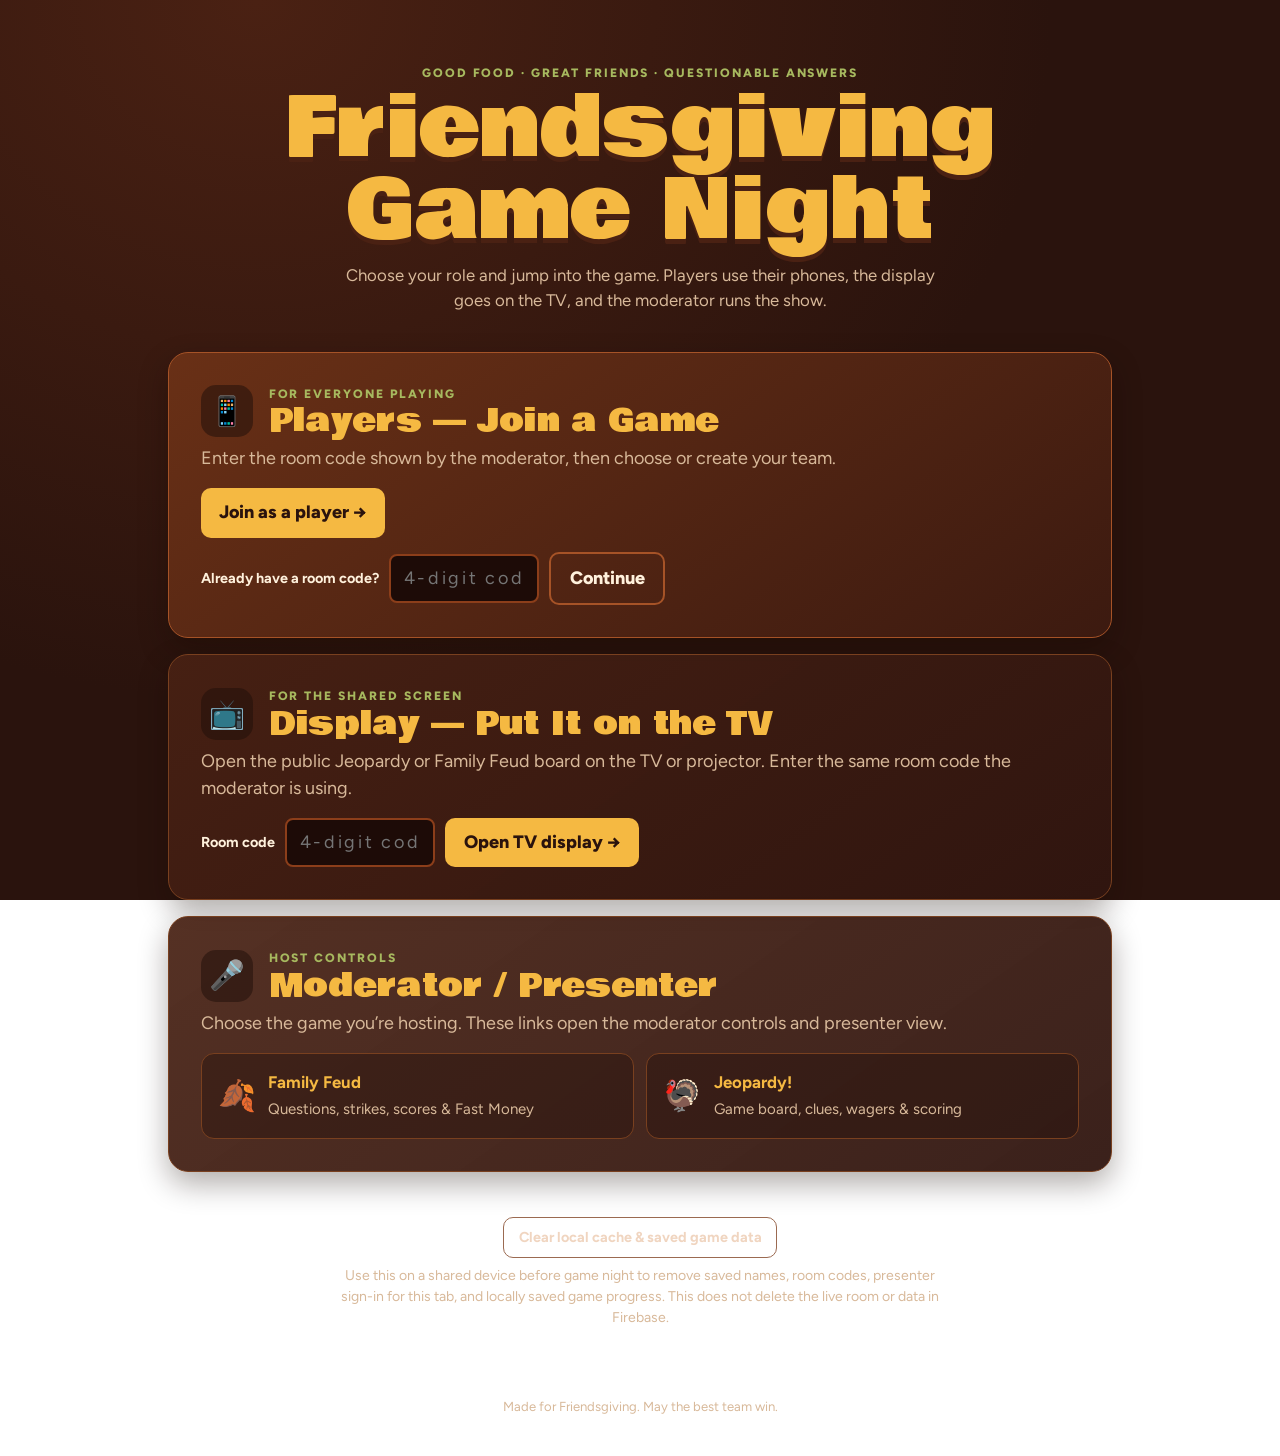
<file: index.html>
<!doctype html>
<html lang="en">
<head>
<meta charset="utf-8"><meta name="viewport" content="width=device-width,initial-scale=1"><meta name="theme-color" content="#2a130d">
<meta name="description" content="Friendsgiving Game Night — join as a player, show the board, or run the games."><title>Friendsgiving Game Night</title>
<link rel="preconnect" href="https://fonts.googleapis.com"><link rel="preconnect" href="https://fonts.gstatic.com" crossorigin>
<link href="https://fonts.googleapis.com/css2?family=Bowlby+One&family=Figtree:wght@400;500;600;700;800&display=swap" rel="stylesheet"><link rel="stylesheet" href="assets/style.css">
<style>
.home{width:min(980px,100%);margin:0 auto;padding:clamp(1rem,4vw,3rem) 1.1rem 2.5rem}.hero{text-align:center;padding:1rem 0 1.4rem}.eyebrow{color:var(--olive);font-weight:800;letter-spacing:.16em;text-transform:uppercase;font-size:.76rem}.hero h1{color:var(--gold);font-size:clamp(2.6rem,8vw,5.2rem);line-height:.98;margin:.45rem 0 .65rem;text-shadow:0 5px 0 #4a2113}.hero p{max-width:620px;margin:0 auto;color:var(--dim);font-size:1.05rem}
.home-section{margin:1rem 0;padding:clamp(1.2rem,3vw,2rem);border:1px solid #79401f;border-radius:20px;background:linear-gradient(145deg,#482113ed,#30150ff2);box-shadow:0 12px 30px #16090455}.home-section.player{border-color:#a65327;background:linear-gradient(145deg,#693016,#3c1a10)}.section-head{display:flex;align-items:center;gap:1rem;margin-bottom:.45rem}.section-icon{display:grid;place-items:center;flex:0 0 52px;width:52px;height:52px;border-radius:15px;background:#21100b88;font-size:1.8rem}.section-head h2{font-size:clamp(1.45rem,4vw,2rem);color:var(--gold)}.home-section p{color:var(--dim);margin:.35rem 0 1rem}.section-actions,.room-entry{display:flex;gap:.65rem;flex-wrap:wrap;align-items:center}.home-button{display:inline-flex;align-items:center;justify-content:center;min-height:48px;padding:.7rem 1.15rem;border-radius:10px;background:var(--gold);color:#2a130d;text-decoration:none;font-weight:800}.home-button.secondary{background:transparent;color:var(--text);border:2px solid #a65327}.room-entry{margin-top:.9rem;max-width:520px}.room-entry label{font-weight:700;color:var(--text);font-size:.9rem}.room-entry input{max-width:150px;letter-spacing:.15em;text-align:center}.room-entry .home-button{min-height:44px}.games{display:grid;grid-template-columns:repeat(2,minmax(0,1fr));gap:.75rem;margin-top:.8rem}.game-card{display:flex;gap:.8rem;align-items:center;padding:1rem;border-radius:13px;background:#25100b66;border:1px solid #79401f;color:var(--text);text-decoration:none;transition:transform .18s ease,border-color .18s ease}.game-card:hover{transform:translateY(-2px);border-color:var(--gold)}.game-icon{font-size:1.9rem}.game-card strong{display:block;color:var(--gold);font-size:1.05rem}.game-card small{color:var(--dim)}
.cache-area{text-align:center;margin:1.8rem auto .5rem;padding:1rem;max-width:650px}.cache-area p{font-size:.88rem;color:var(--dim);margin:.4rem auto .8rem}.cache-button{background:transparent;border:1px solid #9b6a51;color:#f0d5c0;font-size:.9rem;padding:.55rem .9rem}#cache-status{min-height:1.4em;font-size:.85rem;color:var(--olive);margin:.45rem 0 0}.home-footer{text-align:center;color:var(--dim);font-size:.82rem;margin-top:1.3rem}
@media(max-width:620px){.games{grid-template-columns:1fr}.section-head{align-items:flex-start}.section-icon{flex-basis:44px;width:44px;height:44px}.room-entry input{flex:1}.room-entry .home-button{flex:1}}@media(prefers-reduced-motion:reduce){.game-card{transition:none}.game-card:hover{transform:none}}
</style></head>
<body><main class="home">
<header class="hero"><div class="eyebrow">Good food · Great friends · Questionable answers</div><h1>Friendsgiving<br>Game Night</h1><p>Choose your role and jump into the game. Players use their phones, the display goes on the TV, and the moderator runs the show.</p></header>
<section class="home-section player" aria-labelledby="players-title"><div class="section-head"><div class="section-icon" aria-hidden="true">📱</div><div><div class="eyebrow">For everyone playing</div><h2 id="players-title">Players — Join a Game</h2></div></div><p>Enter the room code shown by the moderator, then choose or create your team.</p><div class="section-actions"><a class="home-button" href="play/">Join as a player →</a></div><form class="room-entry" id="player-room-form"><label for="player-room">Already have a room code?</label><input id="player-room" inputmode="numeric" pattern="[0-9]{4}" maxlength="4" placeholder="4-digit code" aria-label="Four-digit room code"><button class="home-button secondary" type="submit">Continue</button></form></section>
<section class="home-section" aria-labelledby="display-title"><div class="section-head"><div class="section-icon" aria-hidden="true">📺</div><div><div class="eyebrow">For the shared screen</div><h2 id="display-title">Display — Put It on the TV</h2></div></div><p>Open the public Jeopardy or Family Feud board on the TV or projector. Enter the same room code the moderator is using.</p><form class="room-entry" id="display-room-form"><label for="display-room">Room code</label><input id="display-room" inputmode="numeric" pattern="[0-9]{4}" maxlength="4" placeholder="4-digit code" required aria-label="Four-digit room code for display"><button class="home-button" type="submit">Open TV display →</button></form></section>
<section class="home-section" aria-labelledby="moderator-title"><div class="section-head"><div class="section-icon" aria-hidden="true">🎤</div><div><div class="eyebrow">Host controls</div><h2 id="moderator-title">Moderator / Presenter</h2></div></div><p>Choose the game you’re hosting. These links open the moderator controls and presenter view.</p><div class="games"><a class="game-card" href="games/family-feud/"><span class="game-icon" aria-hidden="true">🍂</span><span><strong>Family Feud</strong><small>Questions, strikes, scores &amp; Fast Money</small></span></a><a class="game-card" href="games/jeopardy/"><span class="game-icon" aria-hidden="true">🦃</span><span><strong>Jeopardy!</strong><small>Game board, clues, wagers &amp; scoring</small></span></a></div></section>
<section class="cache-area" aria-label="Clear saved data"><button type="button" class="cache-button" id="clear-cache">Clear local cache &amp; saved game data</button><p>Use this on a shared device before game night to remove saved names, room codes, presenter sign-in for this tab, and locally saved game progress. This does not delete the live room or data in Firebase.</p><div id="cache-status" role="status" aria-live="polite"></div></section>
<footer class="home-footer">Made for Friendsgiving. May the best team win.</footer></main>
<script src="assets/fall.js"></script><script>
function wireRoomForm(formId,inputId,destination,required){document.getElementById(formId).addEventListener('submit',event=>{event.preventDefault();const input=document.getElementById(inputId);const code=input.value.trim();if(!/^\d{4}$/.test(code)){input.focus();input.setCustomValidity('Enter a 4-digit room code.');input.reportValidity();input.setCustomValidity('');return;}location.href=destination+'?room='+encodeURIComponent(code);});}
wireRoomForm('player-room-form','player-room','play',false);wireRoomForm('display-room-form','display-room','board',true);
document.getElementById('clear-cache').addEventListener('click',async()=>{if(!window.confirm('Clear saved data on this device? This removes locally saved game progress, names, room codes, and presenter sign-in for this tab. It will not delete the live Firebase room.'))return;const status=document.getElementById('cache-status');try{localStorage.clear();sessionStorage.clear();if('caches'in window){const keys=await caches.keys();await Promise.all(keys.map(key=>caches.delete(key)));}status.textContent='Local saved data cleared. Reloading…';location.reload();}catch(error){status.textContent='Some local data could not be cleared. Please clear this site’s data in your browser settings.';}});
</script></body></html>
</file>
<file: assets/style.css>
:root{--bg:#2a130d;--cell:#6e2f14;--cell2:#8c3e1a;--cat:#b5441a;--gold:#f5b942;--olive:#a7b95f;--cran:#b3243f;--text:#fff1dc;--dim:#d8b99a;
--display:'Bowlby One','Impact',sans-serif;--body:'Figtree',system-ui,sans-serif}
*{box-sizing:border-box}
html,body{margin:0;min-height:100%;-webkit-text-size-adjust:100%}
body{background:radial-gradient(ellipse at 20% 0%,#4a2113 0,var(--bg) 55%) fixed;color:var(--text);font-family:var(--body);font-size:18px;line-height:1.5}
h1,h2,h3{font-family:var(--display);font-weight:400;letter-spacing:.01em;line-height:1.1;margin:0}
a{color:var(--gold)}
a:hover{text-decoration-thickness:2px}
button{touch-action:manipulation}
button:focus-visible,a:focus-visible,input:focus-visible,select:focus-visible{outline:3px solid var(--olive);outline-offset:3px}
.home-button{display:inline-flex;align-items:center;justify-content:center;min-height:48px;padding:.7rem 1.2rem;border-radius:10px;background:var(--gold);color:#2a130d;text-decoration:none;font-weight:800}
.home-button.secondary{background:transparent;color:var(--text);border:2px solid var(--cell2)}
button{font:inherit;cursor:pointer;border:0;border-radius:10px;padding:.6em 1.1em;background:var(--gold);color:#2a130d;font-weight:700}
button:hover{filter:brightness(1.1)}
button:disabled{opacity:.4;cursor:default;filter:none}
button.ghost{background:transparent;color:var(--text);border:2px solid var(--cell2)}

input{font:inherit;padding:.5em .7em;border-radius:8px;border:2px solid var(--cell2);background:#1d0b07;color:var(--text);width:100%}
.wrap,#app{position:relative;z-index:1}
.wrap{max-width:900px;margin:0 auto;padding:3rem 1.25rem}
.leaves{position:fixed;inset:0;overflow:hidden;pointer-events:none;z-index:0}
.leaves span{position:absolute;top:-10vh;opacity:.2;animation:drift linear infinite}
@keyframes drift{from{transform:translate(0,-10vh) rotate(0)}to{transform:translate(10vw,118vh) rotate(420deg)}}
@media (prefers-reduced-motion:reduce){.leaves{display:none}*{transition:none!important}}

@media(max-width:560px){body{font-size:16px}.wrap{padding:1.5rem 1rem}.join{flex-wrap:wrap;justify-content:center;text-align:center}.prow{flex-wrap:wrap}.prow span{min-width:100%}}
</file>
